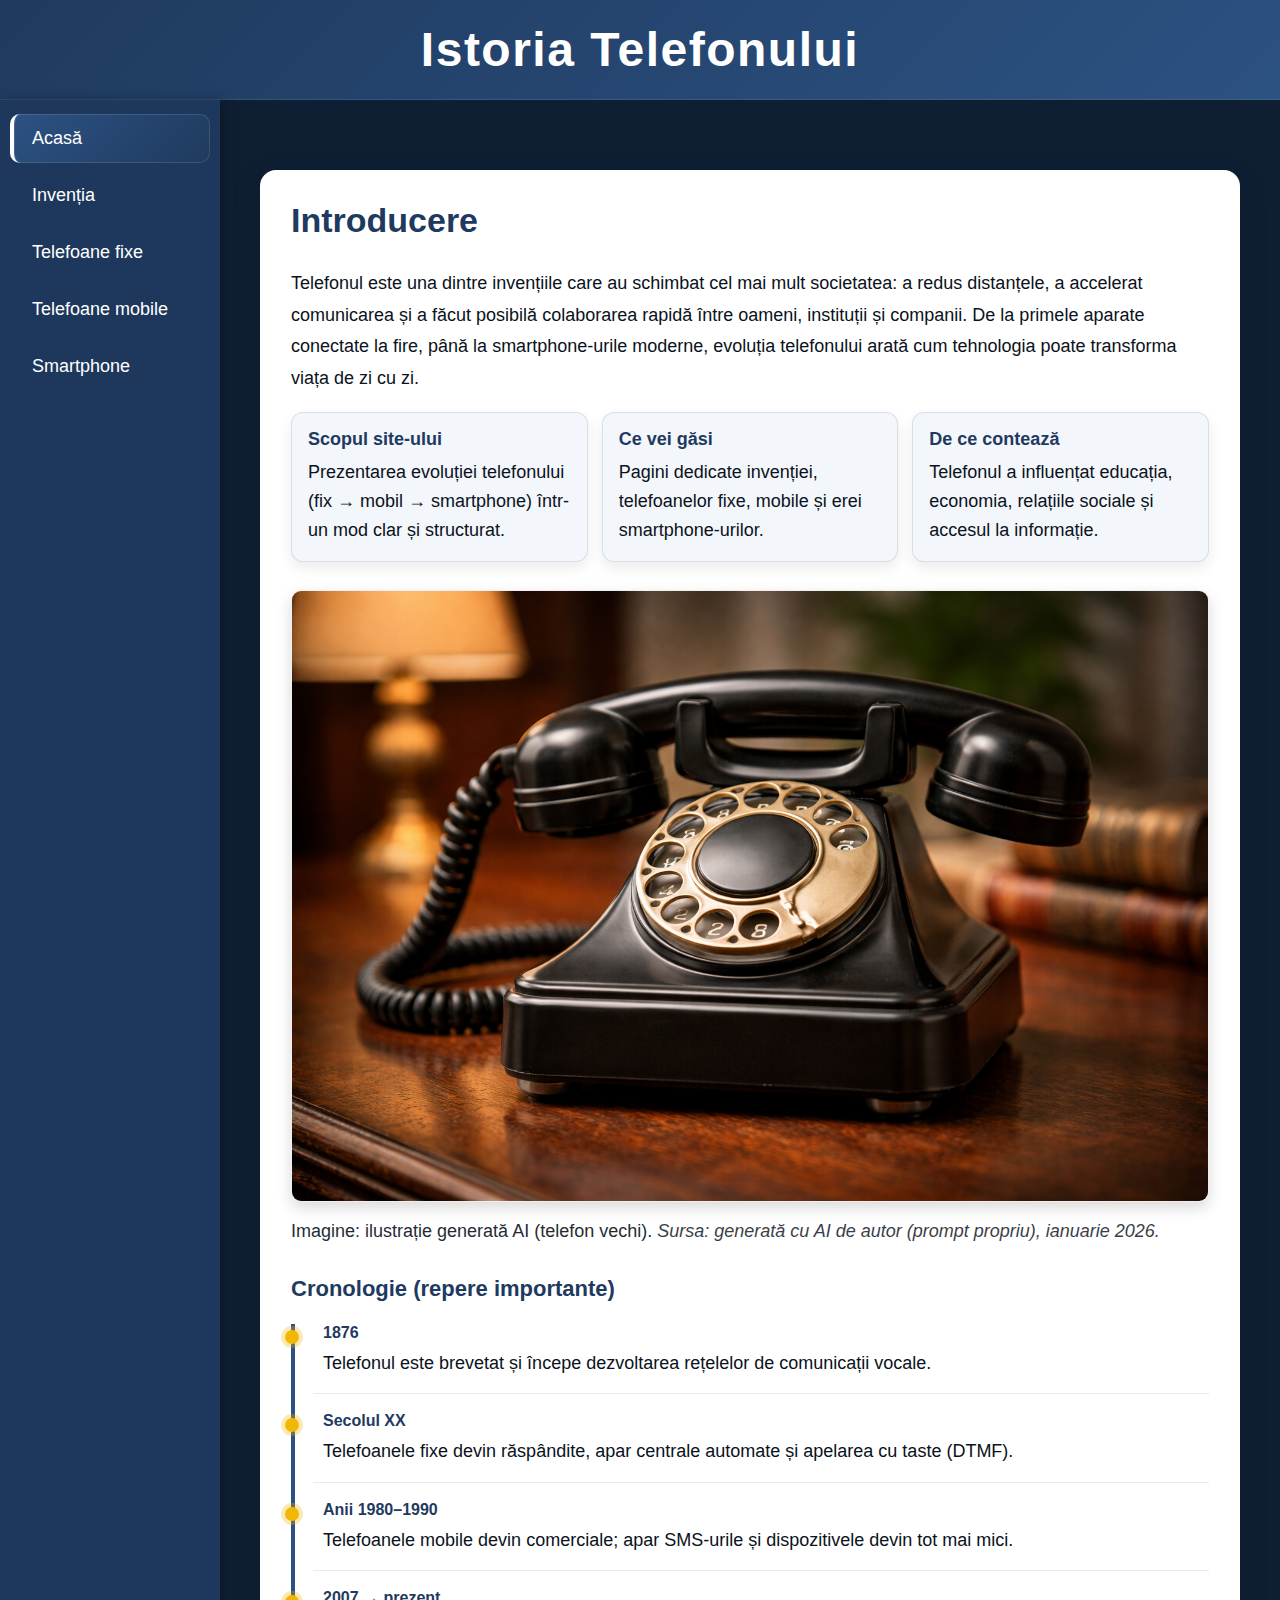
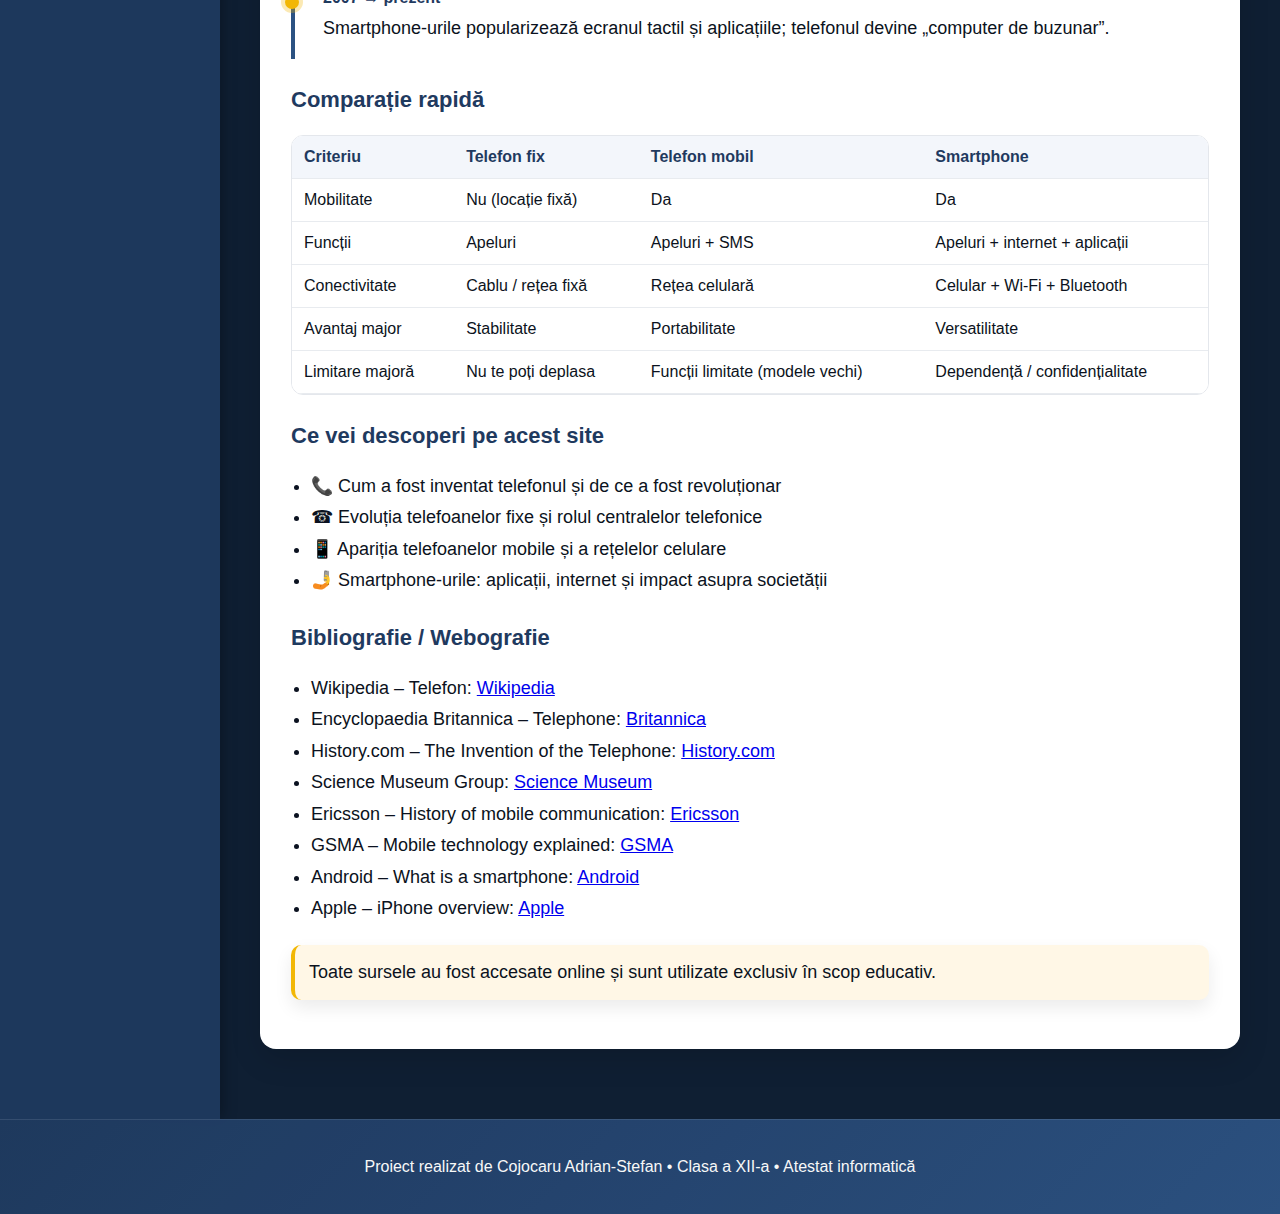
<file: index.html>
<!DOCTYPE html>
<html lang="ro">
<head>
  <meta charset="UTF-8" />
  <meta name="viewport" content="width=device-width, initial-scale=1.0" />
  <title>Istoria Telefonului</title>
  <link rel="stylesheet" href="style.css" />
</head>
<body>

<header>
  <h1>Istoria Telefonului</h1>
</header>

<div class="container">
  <nav>
    <a href="index.html" class="active">Acasă</a>
    <a href="inventia.html">Invenția</a>
    <a href="telefoane-fixe.html">Telefoane fixe</a>
    <a href="telefoane-mobile.html">Telefoane mobile</a>
    <a href="smartphone.html">Smartphone</a>
  </nav>

  <main>
    <div class="content">
      <h2>Introducere</h2>
      <p>
        Telefonul este una dintre invențiile care au schimbat cel mai mult societatea: a redus distanțele,
        a accelerat comunicarea și a făcut posibilă colaborarea rapidă între oameni, instituții și companii.
        De la primele aparate conectate la fire, până la smartphone-urile moderne, evoluția telefonului arată
        cum tehnologia poate transforma viața de zi cu zi.
      </p>

      <div class="info-grid">
        <div class="info-card">
          <h3>Scopul site-ului</h3>
          <p>Prezentarea evoluției telefonului (fix → mobil → smartphone) într-un mod clar și structurat.</p>
        </div>
        <div class="info-card">
          <h3>Ce vei găsi</h3>
          <p>Pagini dedicate invenției, telefoanelor fixe, mobile și erei smartphone-urilor.</p>
        </div>
        <div class="info-card">
          <h3>De ce contează</h3>
          <p>Telefonul a influențat educația, economia, relațiile sociale și accesul la informație.</p>
        </div>
      </div>

      <img src="telefon-vechi.png" alt="Telefon vechi" />
      <p class="caption">
  Imagine: ilustrație generată AI (telefon vechi).
  <span class="source">Sursa: generată cu AI de autor (prompt propriu), ianuarie 2026.</span>
</p>

      <h3>Cronologie (repere importante)</h3>
      <div class="timeline">
        <div class="t-item">
          <div class="t-dot"></div>
          <div class="t-content">
            <h4>1876</h4>
            <p>Telefonul este brevetat și începe dezvoltarea rețelelor de comunicații vocale.</p>
          </div>
        </div>
        <div class="t-item">
          <div class="t-dot"></div>
          <div class="t-content">
            <h4>Secolul XX</h4>
            <p>Telefoanele fixe devin răspândite, apar centrale automate și apelarea cu taste (DTMF).</p>
          </div>
        </div>
        <div class="t-item">
          <div class="t-dot"></div>
          <div class="t-content">
            <h4>Anii 1980–1990</h4>
            <p>Telefoanele mobile devin comerciale; apar SMS-urile și dispozitivele devin tot mai mici.</p>
          </div>
        </div>
        <div class="t-item">
          <div class="t-dot"></div>
          <div class="t-content">
            <h4>2007 → prezent</h4>
            <p>Smartphone-urile popularizează ecranul tactil și aplicațiile; telefonul devine „computer de buzunar”.</p>
          </div>
        </div>
      </div>

      <h3>Comparație rapidă</h3>
      <div class="table-wrap">
        <table class="compare">
          <thead>
            <tr>
              <th>Criteriu</th>
              <th>Telefon fix</th>
              <th>Telefon mobil</th>
              <th>Smartphone</th>
            </tr>
          </thead>
          <tbody>
            <tr>
              <td>Mobilitate</td>
              <td>Nu (locație fixă)</td>
              <td>Da</td>
              <td>Da</td>
            </tr>
            <tr>
              <td>Funcții</td>
              <td>Apeluri</td>
              <td>Apeluri + SMS</td>
              <td>Apeluri + internet + aplicații</td>
            </tr>
            <tr>
              <td>Conectivitate</td>
              <td>Cablu / rețea fixă</td>
              <td>Rețea celulară</td>
              <td>Celular + Wi-Fi + Bluetooth</td>
            </tr>
            <tr>
              <td>Avantaj major</td>
              <td>Stabilitate</td>
              <td>Portabilitate</td>
              <td>Versatilitate</td>
            </tr>
            <tr>
              <td>Limitare majoră</td>
              <td>Nu te poți deplasa</td>
              <td>Funcții limitate (modele vechi)</td>
              <td>Dependență / confidențialitate</td>
            </tr>
          </tbody>
        </table>
      </div>

      <h3>Ce vei descoperi pe acest site</h3>
      <ul>
        <li>📞 Cum a fost inventat telefonul și de ce a fost revoluționar</li>
        <li>☎ Evoluția telefoanelor fixe și rolul centralelor telefonice</li>
        <li>📱 Apariția telefoanelor mobile și a rețelelor celulare</li>
        <li>🤳 Smartphone-urile: aplicații, internet și impact asupra societății</li>
      </ul>

      <h3>Bibliografie / Webografie</h3>
<ul class="sources">
  <li>
    Wikipedia – Telefon:
    <a href="https://ro.wikipedia.org/wiki/Telefon" target="_blank">
      Wikipedia
    </a>
  </li>

  <li>
    Encyclopaedia Britannica – Telephone:
    <a href="https://www.britannica.com/technology/telephone" target="_blank">
      Britannica
    </a>
  </li>

  <li>
    History.com – The Invention of the Telephone:
    <a href="https://www.history.com/topics/inventions/telephone" target="_blank">
      History.com
    </a>
  </li>

  <li>
    Science Museum Group:
    <a href="https://www.sciencemuseumgroup.org.uk/our-work/collection/communications/" target="_blank">
      Science Museum
    </a>
  </li>

  <li>
    Ericsson – History of mobile communication:
    <a href="https://www.ericsson.com/en/about-us/history/telecom-history" target="_blank">
      Ericsson
    </a>
  </li>

  <li>
    GSMA – Mobile technology explained:
    <a href="https://www.gsma.com/mobilefordevelopment/technology/" target="_blank">
      GSMA
    </a>
  </li>

  <li>
    Android – What is a smartphone:
    <a href="https://www.android.com/what-is-android/" target="_blank">
      Android
    </a>
  </li>

  <li>
    Apple – iPhone overview:
    <a href="https://www.apple.com/iphone/" target="_blank">
      Apple
    </a>
  </li>
</ul>


<p class="note">
  Toate sursele au fost accesate online și sunt utilizate exclusiv în scop educativ.
</p>


    </div>
  </main>
</div>

<footer>
  <p>Proiect realizat de Cojocaru Adrian-Stefan • Clasa a XII-a • Atestat informatică</p>
</footer>

</body>
</html>
</file>
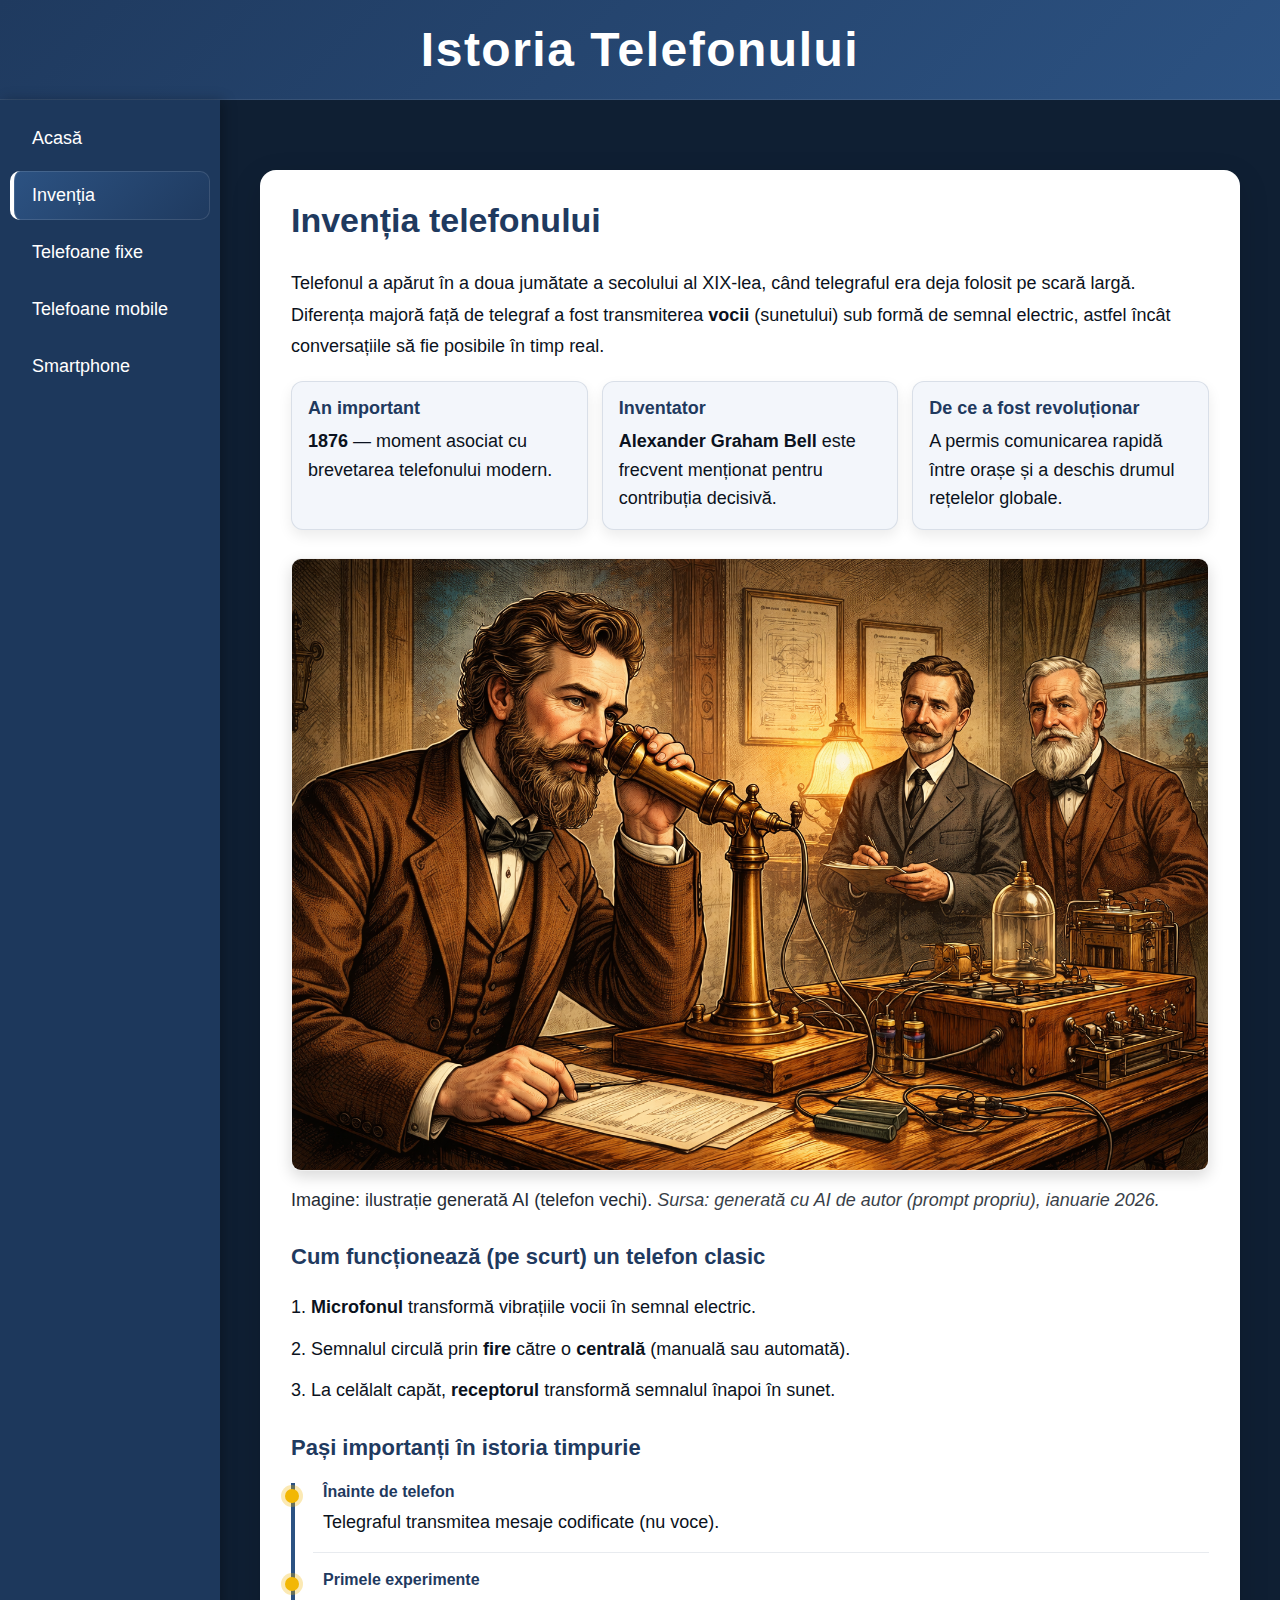
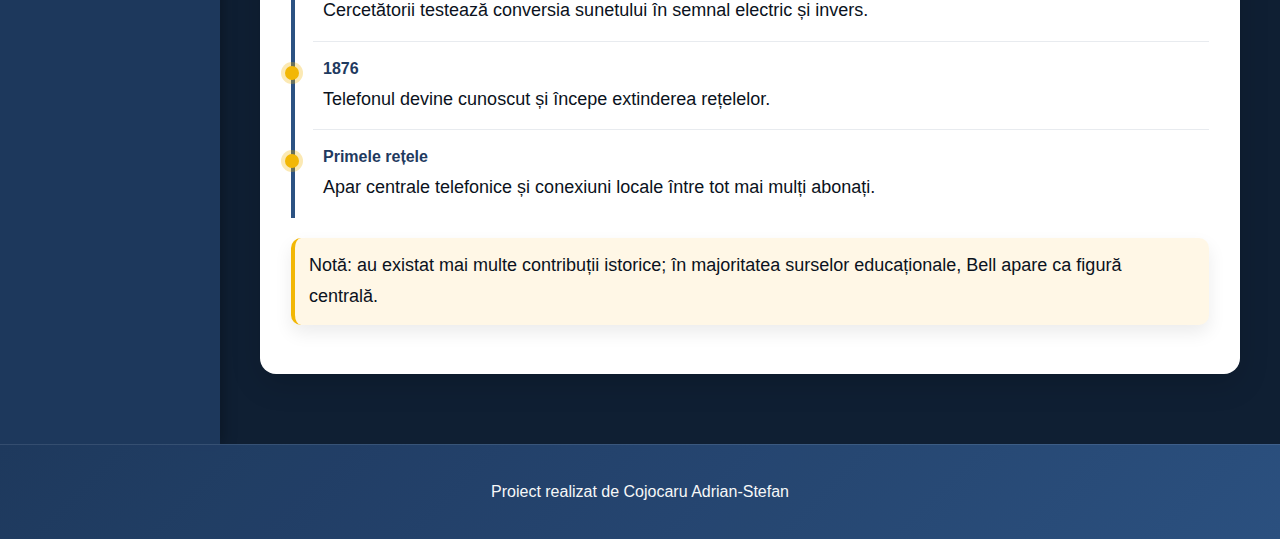
<file: inventia.html>
<!DOCTYPE html>
<html lang="ro">
<head>
  <meta charset="UTF-8" />
  <meta name="viewport" content="width=device-width, initial-scale=1.0" />
  <title>Invenția Telefonului</title>
  <link rel="stylesheet" href="style.css" />
</head>
<body>

<header>
  <h1>Istoria Telefonului</h1>
</header>

<div class="container">
  <nav>
    <a href="index.html">Acasă</a>
    <a href="inventia.html" class="active">Invenția</a>
    <a href="telefoane-fixe.html">Telefoane fixe</a>
    <a href="telefoane-mobile.html">Telefoane mobile</a>
    <a href="smartphone.html">Smartphone</a>
  </nav>

  <main>
    <div class="content">
      <h2>Invenția telefonului</h2>

      <p>
        Telefonul a apărut în a doua jumătate a secolului al XIX-lea, când telegraful era deja folosit pe scară largă.
        Diferența majoră față de telegraf a fost transmiterea <strong>vocii</strong> (sunetului) sub formă de semnal electric,
        astfel încât conversațiile să fie posibile în timp real.
      </p>

      <div class="info-grid">
        <div class="info-card">
          <h3>An important</h3>
          <p><strong>1876</strong> — moment asociat cu brevetarea telefonului modern.</p>
        </div>
        <div class="info-card">
          <h3>Inventator</h3>
          <p><strong>Alexander Graham Bell</strong> este frecvent menționat pentru contribuția decisivă.</p>
        </div>
        <div class="info-card">
          <h3>De ce a fost revoluționar</h3>
          <p>A permis comunicarea rapidă între orașe și a deschis drumul rețelelor globale.</p>
        </div>
      </div>

      <img src="inventia.png" alt="Începuturile telefoniei / telefon vechi" />
      <p class="caption">
  Imagine: ilustrație generată AI (telefon vechi).
  <span class="source">Sursa: generată cu AI de autor (prompt propriu), ianuarie 2026.</span>
</p>

      <h3>Cum funcționează (pe scurt) un telefon clasic</h3>
      <ol class="steps">
        <li><strong>Microfonul</strong> transformă vibrațiile vocii în semnal electric.</li>
        <li>Semnalul circulă prin <strong>fire</strong> către o <strong>centrală</strong> (manuală sau automată).</li>
        <li>La celălalt capăt, <strong>receptorul</strong> transformă semnalul înapoi în sunet.</li>
      </ol>

      <h3>Pași importanți în istoria timpurie</h3>
      <div class="timeline">
        <div class="t-item">
          <div class="t-dot"></div>
          <div class="t-content">
            <h4>Înainte de telefon</h4>
            <p>Telegraful transmitea mesaje codificate (nu voce).</p>
          </div>
        </div>

        <div class="t-item">
          <div class="t-dot"></div>
          <div class="t-content">
            <h4>Primele experimente</h4>
            <p>Cercetătorii testează conversia sunetului în semnal electric și invers.</p>
          </div>
        </div>

        <div class="t-item">
          <div class="t-dot"></div>
          <div class="t-content">
            <h4>1876</h4>
            <p>Telefonul devine cunoscut și începe extinderea rețelelor.</p>
          </div>
        </div>

        <div class="t-item">
          <div class="t-dot"></div>
          <div class="t-content">
            <h4>Primele rețele</h4>
            <p>Apar centrale telefonice și conexiuni locale între tot mai mulți abonați.</p>
          </div>
        </div>
      </div>

      <p class="note">
        Notă: au existat mai multe contribuții istorice; în majoritatea surselor educaționale, Bell apare ca figură centrală.
      </p>
    </div>
  </main>
</div>

<footer>
  <p>Proiect realizat de Cojocaru Adrian-Stefan</p>
</footer>

</body>
</html>
</file>
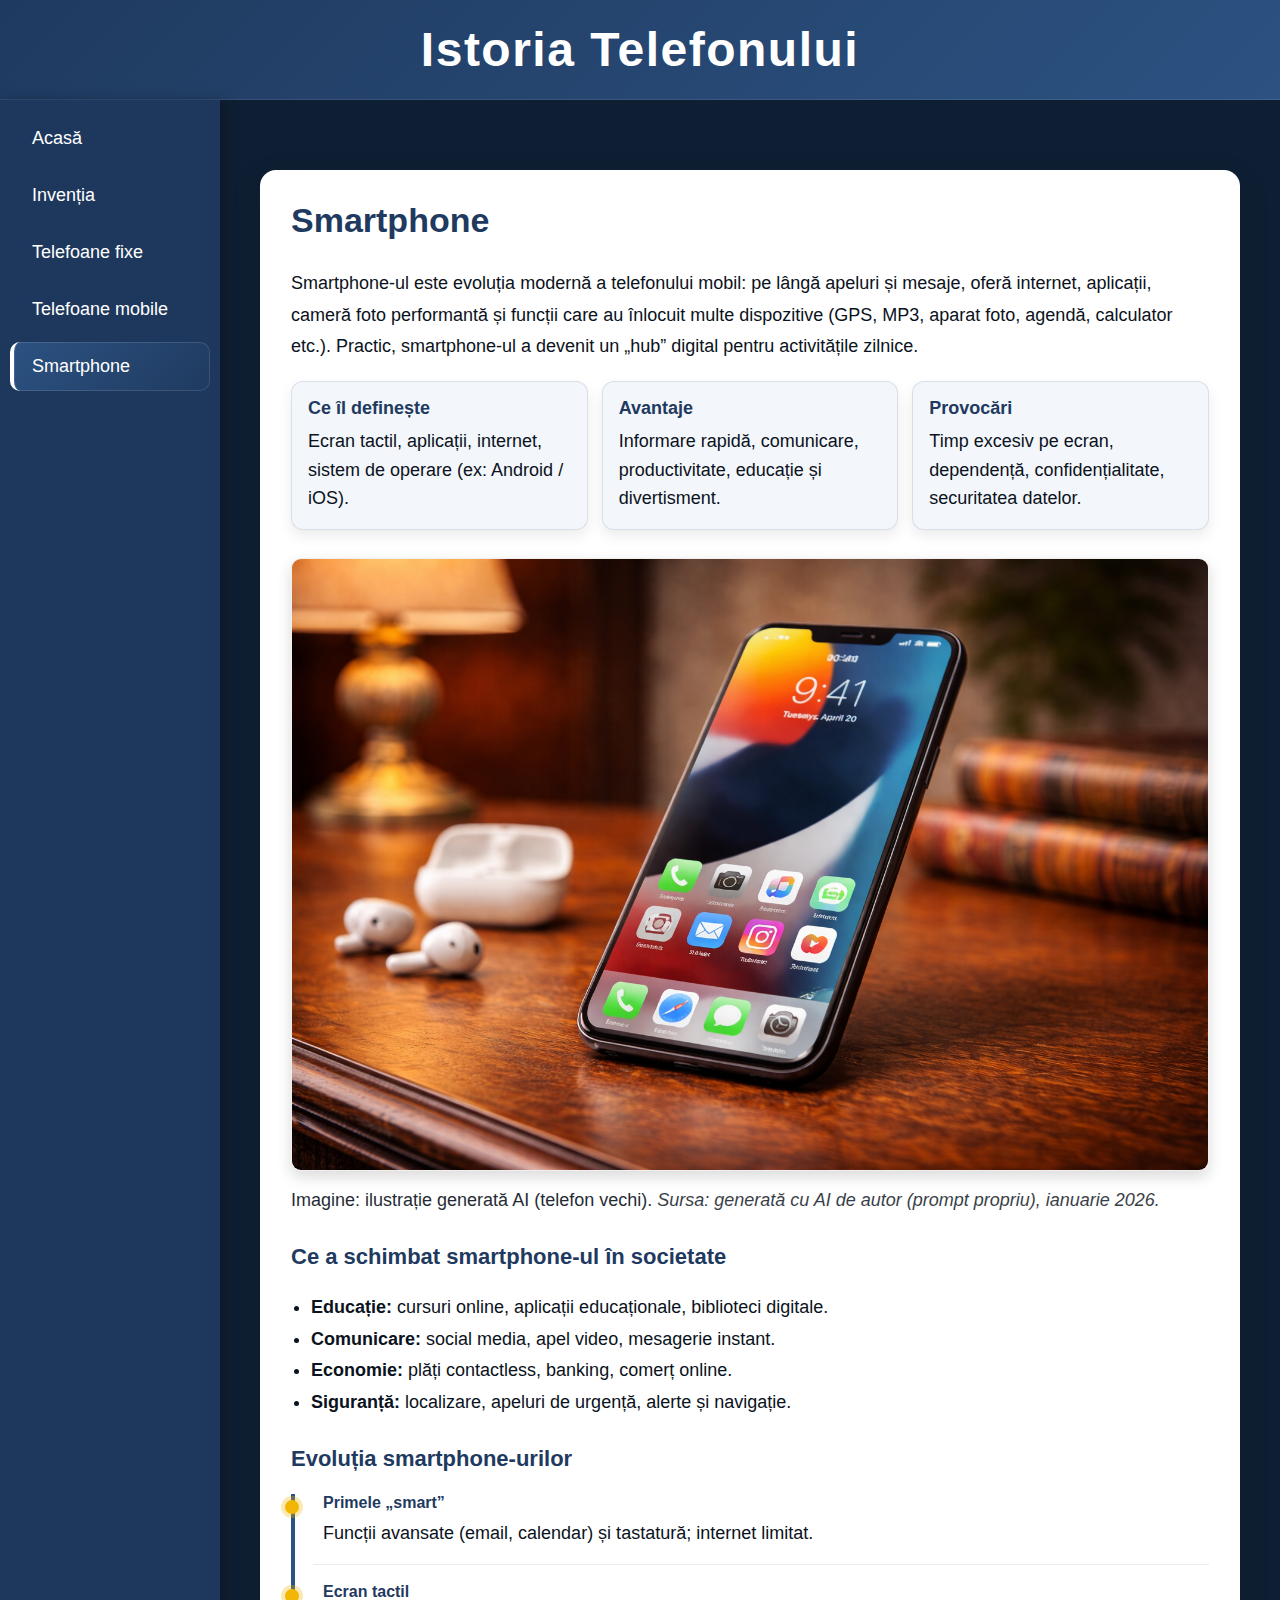
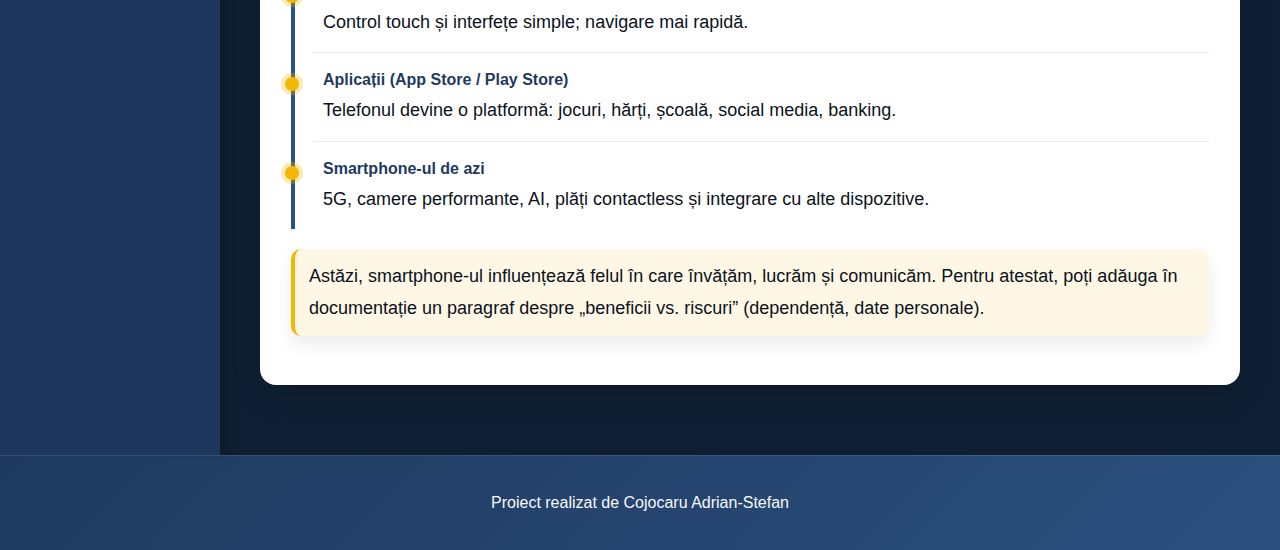
<file: smartphone.html>
<!DOCTYPE html>
<html lang="ro">
<head>
  <meta charset="UTF-8" />
  <meta name="viewport" content="width=device-width, initial-scale=1.0" />
  <title>Smartphone</title>
  <link rel="stylesheet" href="style.css" />
</head>
<body>

<header>
  <h1>Istoria Telefonului</h1>
</header>

<div class="container">
  <nav>
    <a href="index.html">Acasă</a>
    <a href="inventia.html">Invenția</a>
    <a href="telefoane-fixe.html">Telefoane fixe</a>
    <a href="telefoane-mobile.html">Telefoane mobile</a>
    <a href="smartphone.html" class="active">Smartphone</a>
  </nav>

  <main>
    <div class="content">
      <h2>Smartphone</h2>

      <p>
        Smartphone-ul este evoluția modernă a telefonului mobil: pe lângă apeluri și mesaje, oferă internet,
        aplicații, cameră foto performantă și funcții care au înlocuit multe dispozitive (GPS, MP3, aparat foto,
        agendă, calculator etc.). Practic, smartphone-ul a devenit un „hub” digital pentru activitățile zilnice.
      </p>

      <div class="info-grid">
        <div class="info-card">
          <h3>Ce îl definește</h3>
          <p>Ecran tactil, aplicații, internet, sistem de operare (ex: Android / iOS).</p>
        </div>

        <div class="info-card">
          <h3>Avantaje</h3>
          <p>Informare rapidă, comunicare, productivitate, educație și divertisment.</p>
        </div>

        <div class="info-card">
          <h3>Provocări</h3>
          <p>Timp excesiv pe ecran, dependență, confidențialitate, securitatea datelor.</p>
        </div>
      </div>

      <img src="smartphone.png" alt="Smartphone modern" />
      <p class="caption">
  Imagine: ilustrație generată AI (telefon vechi).
  <span class="source">Sursa: generată cu AI de autor (prompt propriu), ianuarie 2026.</span>
</p>

      <h3>Ce a schimbat smartphone-ul în societate</h3>
      <ul>
        <li><strong>Educație:</strong> cursuri online, aplicații educaționale, biblioteci digitale.</li>
        <li><strong>Comunicare:</strong> social media, apel video, mesagerie instant.</li>
        <li><strong>Economie:</strong> plăți contactless, banking, comerț online.</li>
        <li><strong>Siguranță:</strong> localizare, apeluri de urgență, alerte și navigație.</li>
      </ul>

      <h3>Evoluția smartphone-urilor</h3>
      <div class="timeline">
        <div class="t-item">
          <div class="t-dot"></div>
          <div class="t-content">
            <h4>Primele „smart”</h4>
            <p>Funcții avansate (email, calendar) și tastatură; internet limitat.</p>
          </div>
        </div>

        <div class="t-item">
          <div class="t-dot"></div>
          <div class="t-content">
            <h4>Ecran tactil</h4>
            <p>Control touch și interfețe simple; navigare mai rapidă.</p>
          </div>
        </div>

        <div class="t-item">
          <div class="t-dot"></div>
          <div class="t-content">
            <h4>Aplicații (App Store / Play Store)</h4>
            <p>Telefonul devine o platformă: jocuri, hărți, școală, social media, banking.</p>
          </div>
        </div>

        <div class="t-item">
          <div class="t-dot"></div>
          <div class="t-content">
            <h4>Smartphone-ul de azi</h4>
            <p>5G, camere performante, AI, plăți contactless și integrare cu alte dispozitive.</p>
          </div>
        </div>
      </div>

      <p class="note">
        Astăzi, smartphone-ul influențează felul în care învățăm, lucrăm și comunicăm. Pentru atestat,
        poți adăuga în documentație un paragraf despre „beneficii vs. riscuri” (dependență, date personale).
      </p>
    </div>
  </main>
</div>

<footer>
  <p>Proiect realizat de Cojocaru Adrian-Stefan</p>
</footer>

</body>
</html>
</file>
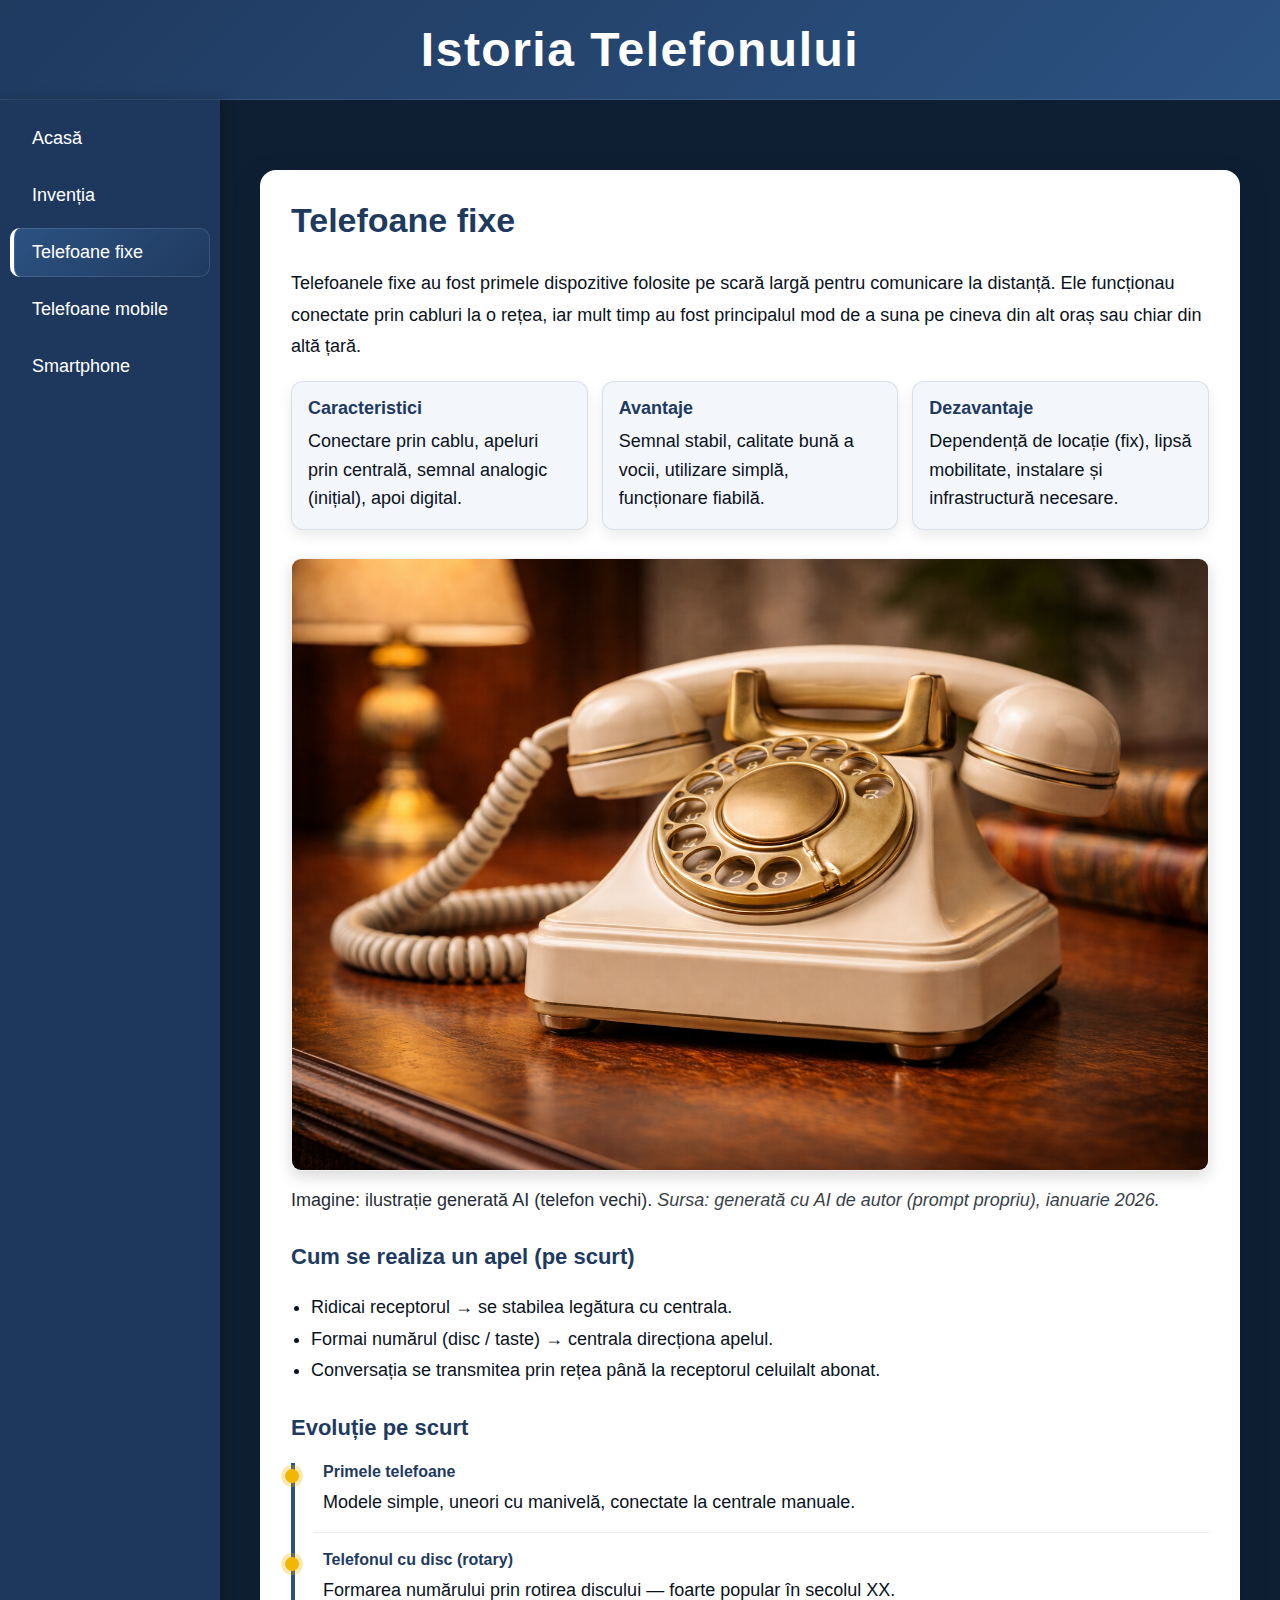
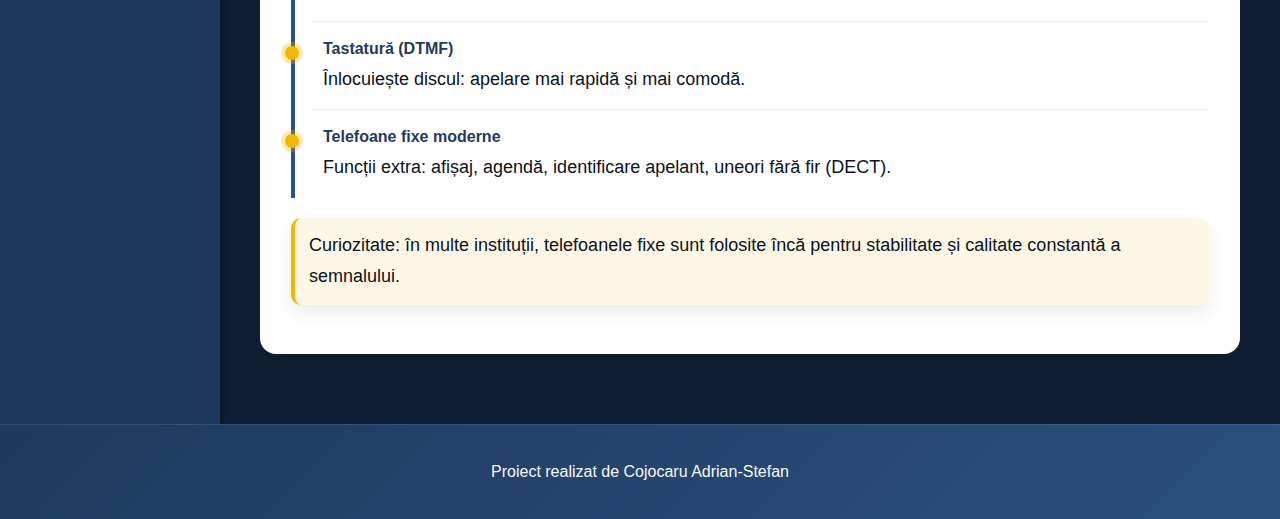
<file: telefoane-fixe.html>
<!DOCTYPE html>
<html lang="ro">
<head>
  <meta charset="UTF-8" />
  <meta name="viewport" content="width=device-width, initial-scale=1.0" />
  <title>Telefoane fixe</title>
  <link rel="stylesheet" href="style.css" />
</head>
<body>

<header>
  <h1>Istoria Telefonului</h1>
</header>

<div class="container">
  <nav>
    <a href="index.html">Acasă</a>
    <a href="inventia.html">Invenția</a>
    <a href="telefoane-fixe.html" class="active">Telefoane fixe</a>
    <a href="telefoane-mobile.html">Telefoane mobile</a>
    <a href="smartphone.html">Smartphone</a>
  </nav>

  <main>
    <div class="content">
      <h2>Telefoane fixe</h2>

      <p>
        Telefoanele fixe au fost primele dispozitive folosite pe scară largă pentru comunicare la distanță.
        Ele funcționau conectate prin cabluri la o rețea, iar mult timp au fost principalul mod de a suna
        pe cineva din alt oraș sau chiar din altă țară.
      </p>

      <div class="info-grid">
        <div class="info-card">
          <h3>Caracteristici</h3>
          <p>Conectare prin cablu, apeluri prin centrală, semnal analogic (inițial), apoi digital.</p>
        </div>

        <div class="info-card">
          <h3>Avantaje</h3>
          <p>Semnal stabil, calitate bună a vocii, utilizare simplă, funcționare fiabilă.</p>
        </div>

        <div class="info-card">
          <h3>Dezavantaje</h3>
          <p>Dependență de locație (fix), lipsă mobilitate, instalare și infrastructură necesare.</p>
        </div>
      </div>

      <img src="fix.png" alt="Telefon fix clasic" />
<p class="caption">
  Imagine: ilustrație generată AI (telefon vechi).
  <span class="source">Sursa: generată cu AI de autor (prompt propriu), ianuarie 2026.</span>
</p>
      <h3>Cum se realiza un apel (pe scurt)</h3>
      <ul>
        <li>Ridicai receptorul → se stabilea legătura cu centrala.</li>
        <li>Formai numărul (disc / taste) → centrala direcționa apelul.</li>
        <li>Conversația se transmitea prin rețea până la receptorul celuilalt abonat.</li>
      </ul>

      <h3>Evoluție pe scurt</h3>
      <div class="timeline">
        <div class="t-item">
          <div class="t-dot"></div>
          <div class="t-content">
            <h4>Primele telefoane</h4>
            <p>Modele simple, uneori cu manivelă, conectate la centrale manuale.</p>
          </div>
        </div>

        <div class="t-item">
          <div class="t-dot"></div>
          <div class="t-content">
            <h4>Telefonul cu disc (rotary)</h4>
            <p>Formarea numărului prin rotirea discului — foarte popular în secolul XX.</p>
          </div>
        </div>

        <div class="t-item">
          <div class="t-dot"></div>
          <div class="t-content">
            <h4>Tastatură (DTMF)</h4>
            <p>Înlocuiește discul: apelare mai rapidă și mai comodă.</p>
          </div>
        </div>

        <div class="t-item">
          <div class="t-dot"></div>
          <div class="t-content">
            <h4>Telefoane fixe moderne</h4>
            <p>Funcții extra: afișaj, agendă, identificare apelant, uneori fără fir (DECT).</p>
          </div>
        </div>
      </div>

      <p class="note">
        Curiozitate: în multe instituții, telefoanele fixe sunt folosite încă pentru stabilitate și calitate constantă a semnalului.
      </p>
    </div>
  </main>
</div>

<footer>
  <p>Proiect realizat de Cojocaru Adrian-Stefan</p>
</footer>

</body>
</html>
</file>
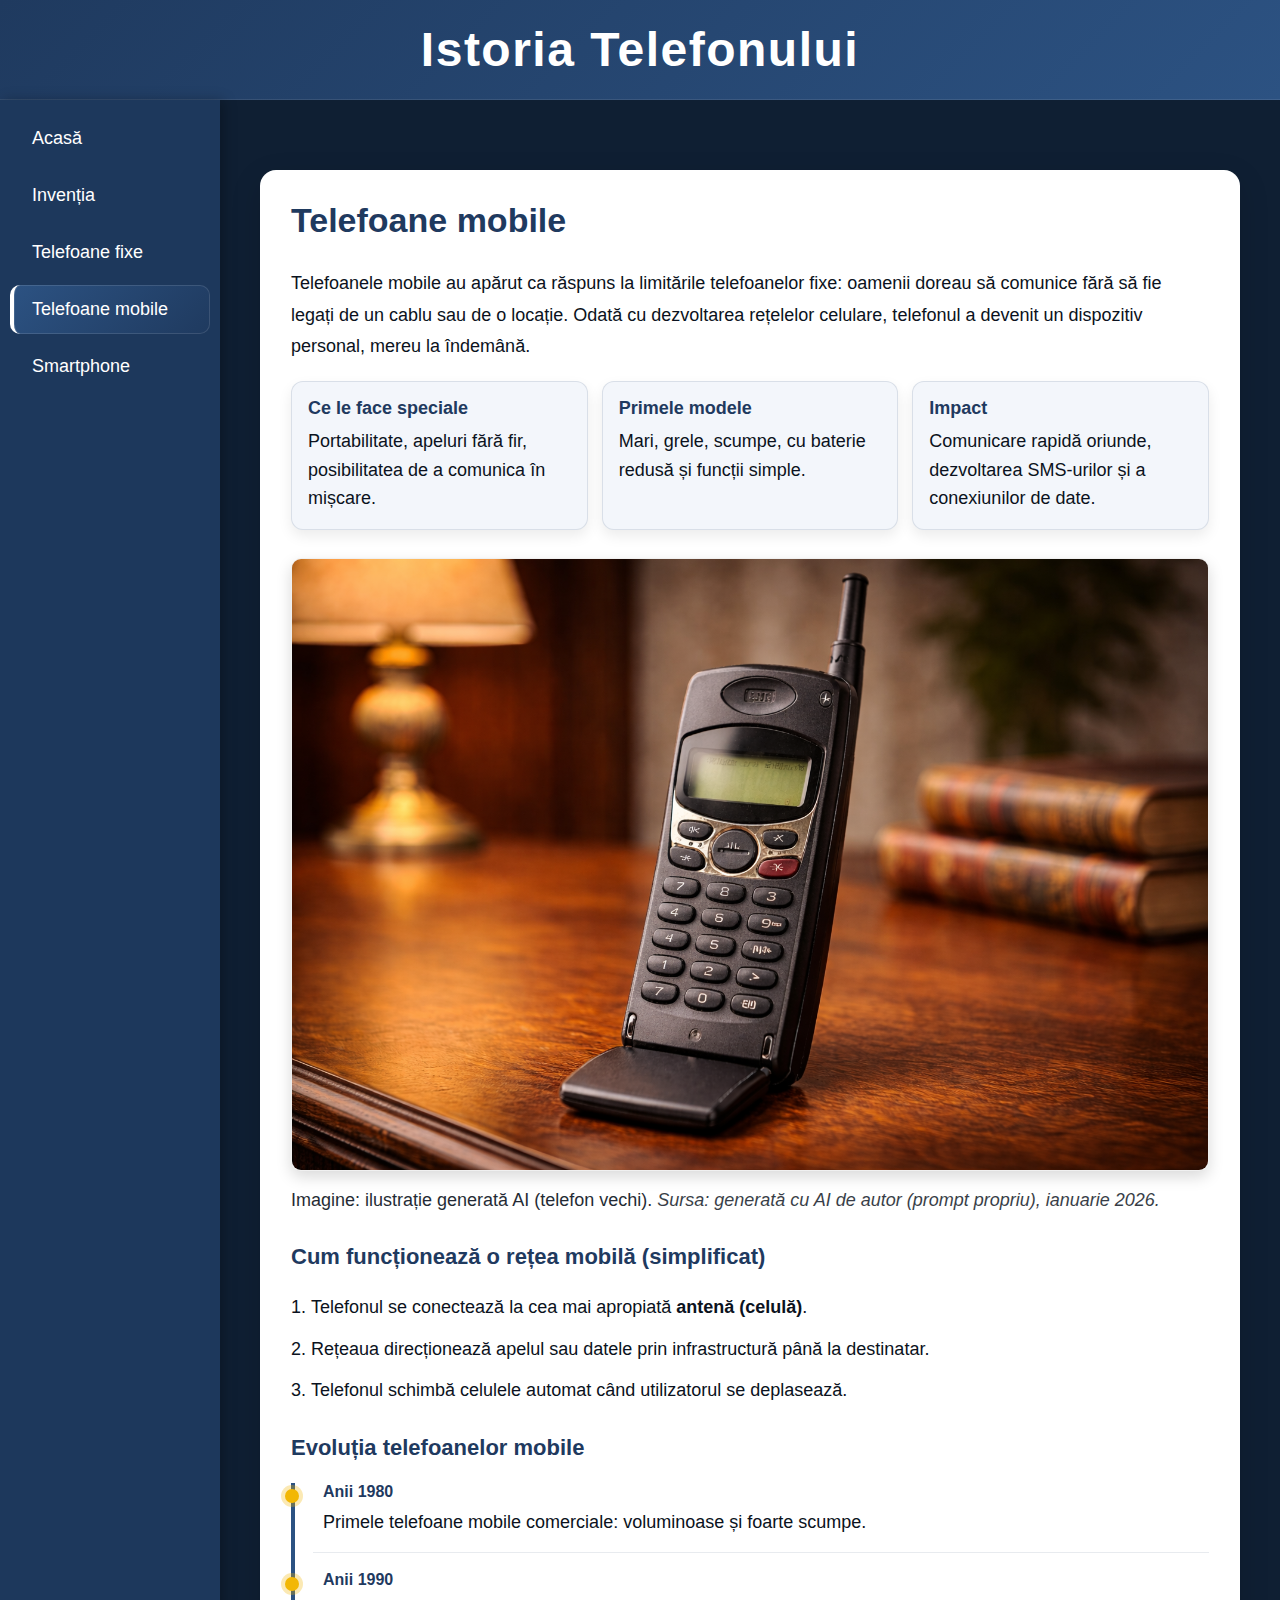
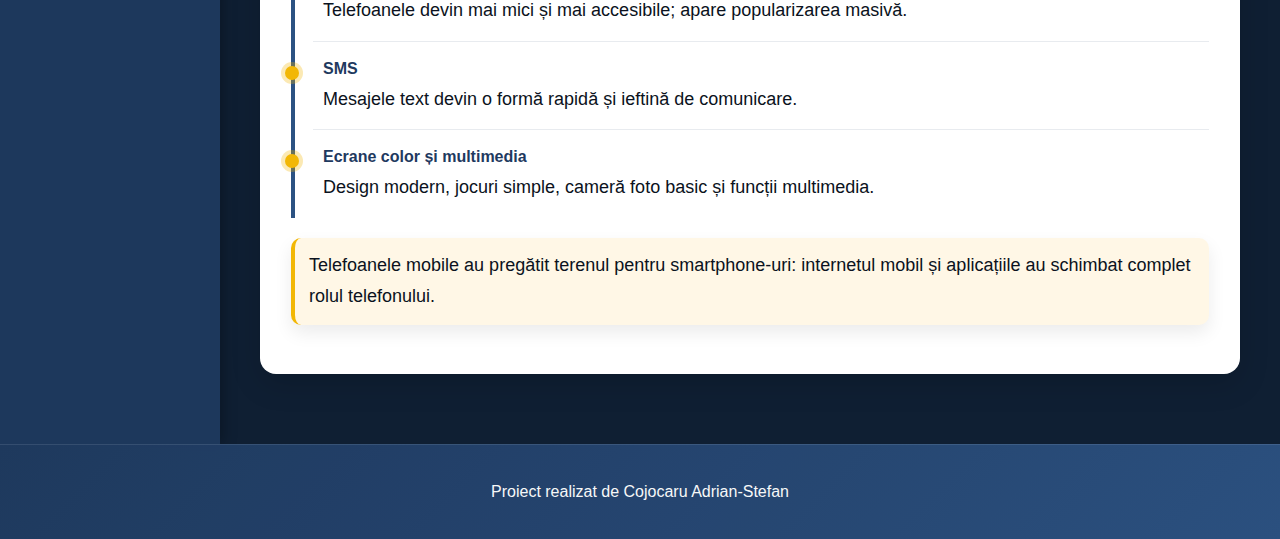
<file: telefoane-mobile.html>
<!DOCTYPE html>
<html lang="ro">
<head>
  <meta charset="UTF-8" />
  <meta name="viewport" content="width=device-width, initial-scale=1.0" />
  <title>Telefoane mobile</title>
  <link rel="stylesheet" href="style.css" />
</head>
<body>

<header>
  <h1>Istoria Telefonului</h1>
</header>

<div class="container">
  <nav>
    <a href="index.html">Acasă</a>
    <a href="inventia.html">Invenția</a>
    <a href="telefoane-fixe.html">Telefoane fixe</a>
    <a href="telefoane-mobile.html" class="active">Telefoane mobile</a>
    <a href="smartphone.html">Smartphone</a>
  </nav>

  <main>
    <div class="content">
      <h2>Telefoane mobile</h2>

      <p>
        Telefoanele mobile au apărut ca răspuns la limitările telefoanelor fixe: oamenii doreau să comunice
        fără să fie legați de un cablu sau de o locație. Odată cu dezvoltarea rețelelor celulare,
        telefonul a devenit un dispozitiv personal, mereu la îndemână.
      </p>

      <div class="info-grid">
        <div class="info-card">
          <h3>Ce le face speciale</h3>
          <p>Portabilitate, apeluri fără fir, posibilitatea de a comunica în mișcare.</p>
        </div>

        <div class="info-card">
          <h3>Primele modele</h3>
          <p>Mari, grele, scumpe, cu baterie redusă și funcții simple.</p>
        </div>

        <div class="info-card">
          <h3>Impact</h3>
          <p>Comunicare rapidă oriunde, dezvoltarea SMS-urilor și a conexiunilor de date.</p>
        </div>
      </div>

      <img src="mobil.png" alt="Telefon mobil vechi" />
      <p class="caption">
  Imagine: ilustrație generată AI (telefon vechi).
  <span class="source">Sursa: generată cu AI de autor (prompt propriu), ianuarie 2026.</span>
</p>

      <h3>Cum funcționează o rețea mobilă (simplificat)</h3>
      <ol class="steps">
        <li>Telefonul se conectează la cea mai apropiată <strong>antenă (celulă)</strong>.</li>
        <li>Rețeaua direcționează apelul sau datele prin infrastructură până la destinatar.</li>
        <li>Telefonul schimbă celulele automat când utilizatorul se deplasează.</li>
      </ol>

      <h3>Evoluția telefoanelor mobile</h3>
      <div class="timeline">
        <div class="t-item">
          <div class="t-dot"></div>
          <div class="t-content">
            <h4>Anii 1980</h4>
            <p>Primele telefoane mobile comerciale: voluminoase și foarte scumpe.</p>
          </div>
        </div>

        <div class="t-item">
          <div class="t-dot"></div>
          <div class="t-content">
            <h4>Anii 1990</h4>
            <p>Telefoanele devin mai mici și mai accesibile; apare popularizarea masivă.</p>
          </div>
        </div>

        <div class="t-item">
          <div class="t-dot"></div>
          <div class="t-content">
            <h4>SMS</h4>
            <p>Mesajele text devin o formă rapidă și ieftină de comunicare.</p>
          </div>
        </div>

        <div class="t-item">
          <div class="t-dot"></div>
          <div class="t-content">
            <h4>Ecrane color și multimedia</h4>
            <p>Design modern, jocuri simple, cameră foto basic și funcții multimedia.</p>
          </div>
        </div>
      </div>

      <p class="note">
        Telefoanele mobile au pregătit terenul pentru smartphone-uri: internetul mobil și aplicațiile au schimbat complet rolul telefonului.
      </p>
    </div>
  </main>
</div>

<footer>
  <p>Proiect realizat de Cojocaru Adrian-Stefan</p>
</footer>

</body>
</html>
</file>
<file: style.css>
/* =========================
   Tema + setări generale
========================= */
:root{
  --primary:#1f3a5f;
  --secondary:#2c5282;
  --accent:#f2b705;
  --bg-dark:#0f1f33;
  --card:#ffffff;
  --muted:#f3f6fb;
}

*{ box-sizing:border-box; }

html{ scroll-behavior:smooth; }

body{
  margin:0;
  font-family:"Segoe UI", Arial, sans-serif;
  background:var(--bg-dark);
  color:#0b1220;
  -webkit-font-smoothing:antialiased;
  -moz-osx-font-smoothing:grayscale;
}

/* =========================
   Header / Footer
========================= */
header, footer{
  color:#fff;
  text-align:center;
  padding:22px 10px;
  background:linear-gradient(135deg, var(--primary), var(--secondary));
  border-bottom:1px solid rgba(255,255,255,0.10);
}

footer{
  border-top:1px solid rgba(255,255,255,0.10);
  border-bottom:none;
  opacity:0.97;
}

header h1{
  margin:0;
  font-size:48px;
  font-weight:600;
  letter-spacing:1.5px;
}

/* =========================
   Layout container + nav
========================= */
.container{
  display:flex;
  min-height:calc(100vh - 140px);
}

nav{
  width:220px;
  background:rgba(31,58,95,0.95);
  display:flex;
  flex-direction:column;
  padding:10px 0;
  box-shadow:4px 0 12px rgba(0,0,0,0.25);
}

nav a{
  color:#fff;
  text-decoration:none;
  padding:14px 18px;
  display:block;
  font-size:18px;
  border-left:4px solid transparent;
  border-radius:10px;
  margin:4px 10px;
  position:relative;
  transition:0.25s;
}

nav a:hover{
  background:rgba(44,82,130,1);
  filter:brightness(1.05);
}

nav a.active{
  background:linear-gradient(135deg, rgba(44,82,130,1), rgba(31,58,95,1));
  border-left:4px solid #fff;
  box-shadow:inset 0 0 0 1px rgba(255,255,255,0.12);
}

/* =========================
   Main + content card
========================= */
main{
  flex:1;
  padding:40px 30px;
}

.content{
  max-width:980px;
  margin:30px auto;
  padding:30px;
  background:var(--card);
  border-radius:16px;
  box-shadow:0 10px 30px rgba(0,0,0,0.15);
  border:1px solid rgba(255,255,255,0.06);
  animation:popIn 0.35s ease-out;
}

@keyframes popIn{
  from{ transform:translateY(8px); opacity:0; }
  to{ transform:translateY(0); opacity:1; }
}

.content h2{
  margin-top:0;
  font-size:34px;
  color:var(--primary);
}

.content h3{
  margin-top:28px;
  font-size:22px;
  color:var(--primary);
}

.content p, .content li{
  font-size:18px;
  line-height:1.75;
}

.content ul, .content ol{
  padding-left:20px;
}

.steps li{
  margin-bottom:10px;
}

.content img{
  width:100%;
  height:auto;
  margin:18px 0;
  border-radius:10px;
  box-shadow:0 6px 15px rgba(0,0,0,0.15);
  border:1px solid rgba(0,0,0,0.06);
  transition:transform 0.4s;
}

.content img:hover{
  transform:scale(1.02);
}

/* =========================
   Info cards
========================= */
.info-grid{
  display:grid;
  grid-template-columns:repeat(3, 1fr);
  gap:14px;
  margin:18px 0 10px;
}

.info-card{
  background:var(--muted);
  border-radius:12px;
  padding:16px;
  border:1px solid rgba(31,58,95,0.12);
  box-shadow:0 6px 14px rgba(0,0,0,0.08);
  transition:transform 0.25s, box-shadow 0.25s;
}

.info-card:hover{
  transform:translateY(-6px);
  box-shadow:0 12px 22px rgba(0,0,0,0.18);
}

.info-card h3{
  margin:0 0 8px;
  font-size:18px;
}

.info-card p{
  margin:0;
  line-height:1.6;
}

/* =========================
   Timeline
========================= */
.timeline{
  margin-top:12px;
  border-left:4px solid var(--secondary);
  padding-left:18px;
}

.t-item{
  position:relative;
  margin:18px 0;
  padding-left:10px;
  padding-bottom:14px;
  border-bottom:1px solid rgba(31,58,95,0.10);
}

.t-item:last-child{
  border-bottom:none;
}

.t-dot{
  position:absolute;
  left:-28px;
  top:6px;
  width:14px;
  height:14px;
  border-radius:50%;
  background:var(--accent);
  box-shadow:0 0 0 4px rgba(242,183,5,0.3);
}

.t-content h4{
  margin:0 0 6px;
  color:var(--primary);
}

.t-content p{
  margin:0;
}

/* =========================
   Note + captions + sources
========================= */
.note{
  margin-top:20px;
  padding:12px 14px;
  background:#fff7e6;
  border-left:4px solid var(--accent);
  border-radius:10px;
  box-shadow:0 8px 18px rgba(0,0,0,0.08);
}

.caption{
  margin-top:-8px;
  font-size:14px;
  opacity:0.9;
}

.source{
  font-style:italic;
  opacity:0.9;
}

/* =========================
   Tabel comparație
========================= */
.table-wrap{
  overflow-x:auto;
  border-radius:12px;
  border:1px solid rgba(31,58,95,0.12);
}

table.compare{
  width:100%;
  border-collapse:collapse;
  min-width:650px;
  background:#fff;
}

table.compare th, table.compare td{
  padding:12px 12px;
  border-bottom:1px solid rgba(31,58,95,0.10);
  text-align:left;
  vertical-align:top;
}

table.compare thead th{
  background:var(--muted);
  color:var(--primary);
}

table.compare tbody tr:hover{
  background:rgba(243,246,251,0.65);
}

/* =========================
   Responsive
   - la mobil: nav sus, linkuri pe rânduri
========================= */
@media (max-width: 900px){
  .info-grid{ grid-template-columns:1fr; }
}

@media (max-width: 800px){
  .container{ flex-direction:column; }

  nav{
    width:100%;
    flex-direction:row;
    flex-wrap:wrap;
    padding:10px;
    box-shadow:none;
    gap:8px;
  }

  nav a{
    margin:0;
    flex:1 1 48%;
    text-align:center;
    padding:12px;
    font-size:16px;
  }

  main{ padding:24px 14px; }
  header h1{ font-size:32px; padding:0 10px; }

  .content{
    margin:12px auto;
    padding:20px;
  }

  .content p, .content li{ font-size:16px; }
  .content h2{ font-size:28px; }
}

@media (max-width: 420px){
  nav a{ flex:1 1 100%; }
}
</file>
